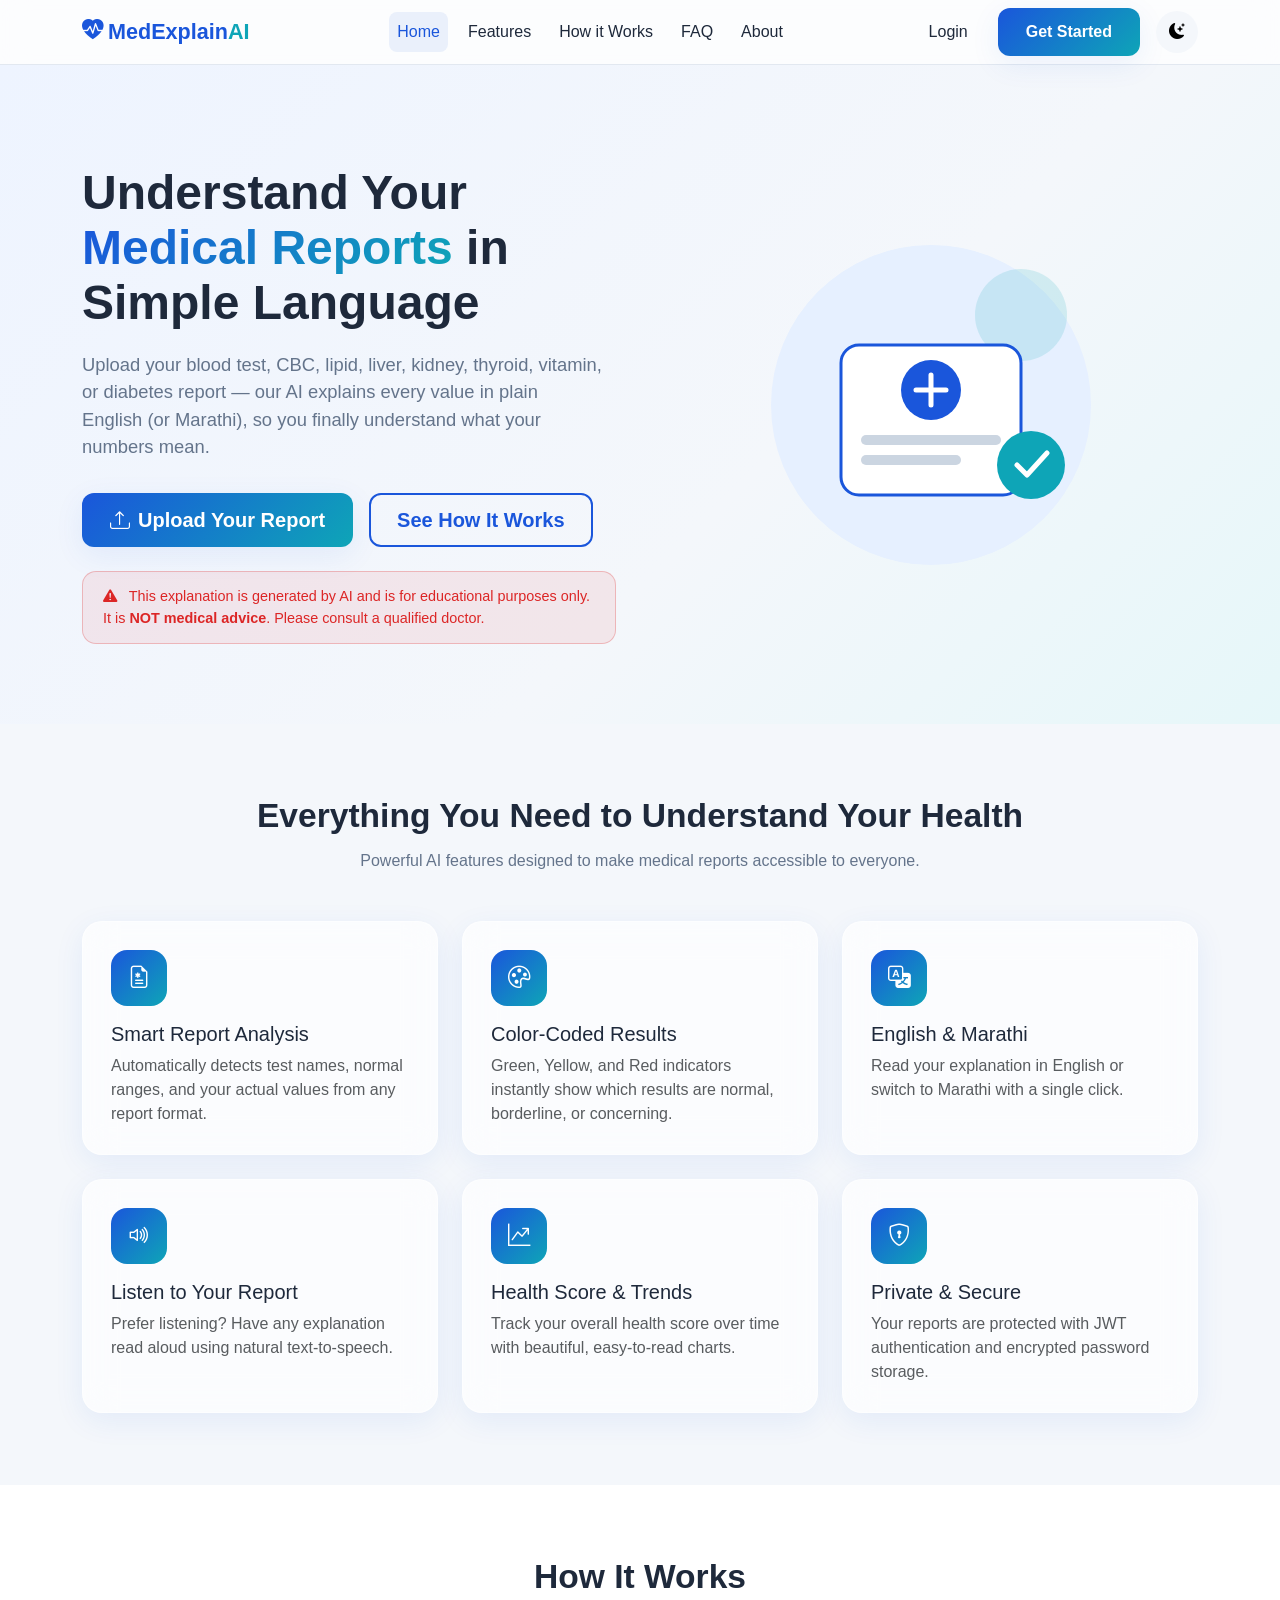
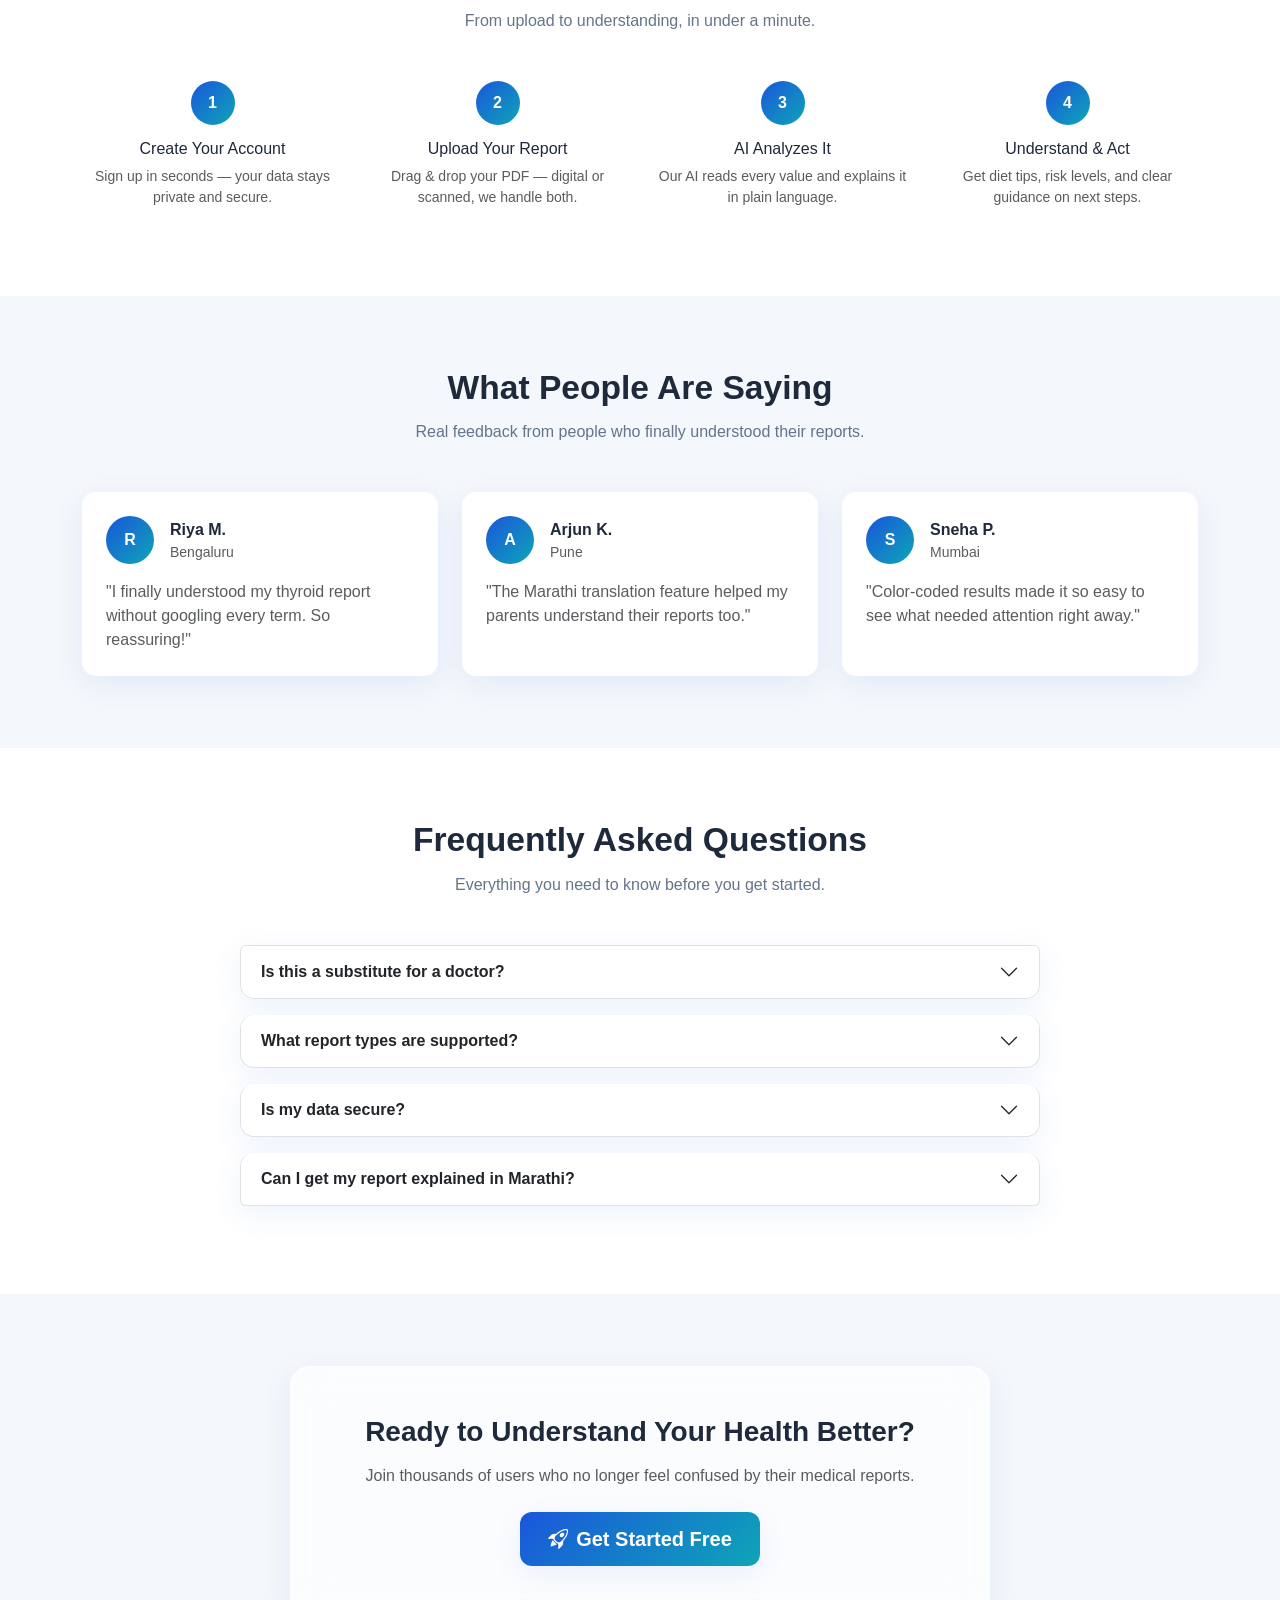
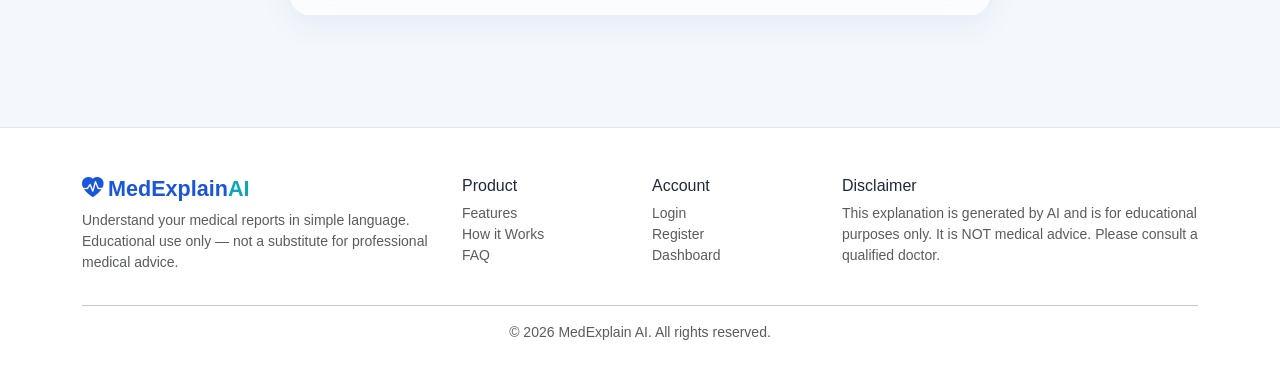
<file: frontend/index.html>
<!DOCTYPE html>
<html lang="en">
<head>
<meta charset="UTF-8" />
<meta name="viewport" content="width=device-width, initial-scale=1.0" />
<title>AI Medical Report Explainer — Understand Your Medical Reports</title>
<meta name="description" content="Upload your blood test, CBC, lipid, liver, kidney, thyroid or diabetes report and get a simple, AI-powered explanation in plain language." />

<link href="https://cdn.jsdelivr.net/npm/bootstrap@5.3.3/dist/css/bootstrap.min.css" rel="stylesheet">
<link href="https://cdn.jsdelivr.net/npm/bootstrap-icons@1.11.3/font/bootstrap-icons.css" rel="stylesheet">
<link href="css/style.css" rel="stylesheet">
</head>
<body>

<!-- ================= NAVBAR ================= -->
<nav class="navbar navbar-expand-lg navbar-glass">
  <div class="container">
    <a class="navbar-brand navbar-brand-custom" href="index.html">
      <i class="bi bi-heart-pulse-fill me-1"></i>MedExplain<span>AI</span>
    </a>
    <button class="navbar-toggler" type="button" data-bs-toggle="collapse" data-bs-target="#navMain">
      <span class="navbar-toggler-icon"></span>
    </button>
    <div class="collapse navbar-collapse" id="navMain">
      <ul class="navbar-nav mx-auto">
        <li class="nav-item"><a class="nav-link nav-link-custom active" href="#hero">Home</a></li>
        <li class="nav-item"><a class="nav-link nav-link-custom" href="#features">Features</a></li>
        <li class="nav-item"><a class="nav-link nav-link-custom" href="#how-it-works">How it Works</a></li>
        <li class="nav-item"><a class="nav-link nav-link-custom" href="#faq">FAQ</a></li>
        <li class="nav-item"><a class="nav-link nav-link-custom" href="#about">About</a></li>
      </ul>
      <ul class="navbar-nav align-items-lg-center gap-2" id="navAuthLinks">
        <!-- Populated by js/main.js based on login state -->
      </ul>
      <button class="theme-toggle-btn ms-lg-3 mt-2 mt-lg-0" id="themeToggleBtn" title="Toggle dark mode">
        <i class="bi bi-moon-stars-fill" id="themeIcon"></i>
      </button>
    </div>
  </div>
</nav>

<!-- ================= HERO ================= -->
<section class="hero-section" id="hero">
  <div class="container">
    <div class="row align-items-center g-5">
      <div class="col-lg-6">
        <h1 class="hero-title">Understand Your <span class="highlight">Medical Reports</span> in Simple Language</h1>
        <p class="hero-subtitle">Upload your blood test, CBC, lipid, liver, kidney, thyroid, vitamin, or diabetes report — our AI explains every value in plain English (or Marathi), so you finally understand what your numbers mean.</p>
        <div class="d-flex gap-3 flex-wrap mb-4">
          <a href="register.html" class="btn btn-brand btn-lg"><i class="bi bi-upload me-2"></i>Upload Your Report</a>
          <a href="#how-it-works" class="btn btn-outline-brand btn-lg">See How It Works</a>
        </div>
        <div class="disclaimer-banner">
          <i class="bi bi-exclamation-triangle-fill me-2"></i>
          This explanation is generated by AI and is for educational purposes only. It is <strong>NOT medical advice</strong>. Please consult a qualified doctor.
        </div>
      </div>
      <div class="col-lg-6 text-center">
        <svg class="hero-illustration" width="420" height="360" viewBox="0 0 420 360" xmlns="http://www.w3.org/2000/svg">
          <circle cx="210" cy="180" r="160" fill="#e6f0ff"/>
          <circle cx="300" cy="90" r="46" fill="#0ea5b7" opacity="0.15"/>
          <rect x="120" y="120" width="180" height="150" rx="18" fill="#ffffff" stroke="#1a56db" stroke-width="3"/>
          <circle cx="210" cy="165" r="30" fill="#1a56db"/>
          <path d="M195 165 h30 M210 150 v30" stroke="#fff" stroke-width="5" stroke-linecap="round"/>
          <rect x="140" y="210" width="140" height="10" rx="5" fill="#cbd5e1"/>
          <rect x="140" y="230" width="100" height="10" rx="5" fill="#cbd5e1"/>
          <circle cx="310" cy="240" r="34" fill="#0ea5b7"/>
          <path d="M296 240 l10 10 l20 -22" stroke="#fff" stroke-width="5" fill="none" stroke-linecap="round" stroke-linejoin="round"/>
        </svg>
      </div>
    </div>
  </div>
</section>

<!-- ================= FEATURES ================= -->
<section class="py-5" id="features">
  <div class="container py-4">
    <h2 class="section-title">Everything You Need to Understand Your Health</h2>
    <p class="section-subtitle">Powerful AI features designed to make medical reports accessible to everyone.</p>
    <div class="row g-4">

      <div class="col-md-4">
        <div class="glass-card h-100">
          <div class="feature-icon"><i class="bi bi-file-earmark-medical"></i></div>
          <h5>Smart Report Analysis</h5>
          <p class="text-muted mb-0">Automatically detects test names, normal ranges, and your actual values from any report format.</p>
        </div>
      </div>

      <div class="col-md-4">
        <div class="glass-card h-100">
          <div class="feature-icon"><i class="bi bi-palette"></i></div>
          <h5>Color-Coded Results</h5>
          <p class="text-muted mb-0">Green, Yellow, and Red indicators instantly show which results are normal, borderline, or concerning.</p>
        </div>
      </div>

      <div class="col-md-4">
        <div class="glass-card h-100">
          <div class="feature-icon"><i class="bi bi-translate"></i></div>
          <h5>English &amp; Marathi</h5>
          <p class="text-muted mb-0">Read your explanation in English or switch to Marathi with a single click.</p>
        </div>
      </div>

      <div class="col-md-4">
        <div class="glass-card h-100">
          <div class="feature-icon"><i class="bi bi-volume-up"></i></div>
          <h5>Listen to Your Report</h5>
          <p class="text-muted mb-0">Prefer listening? Have any explanation read aloud using natural text-to-speech.</p>
        </div>
      </div>

      <div class="col-md-4">
        <div class="glass-card h-100">
          <div class="feature-icon"><i class="bi bi-graph-up-arrow"></i></div>
          <h5>Health Score &amp; Trends</h5>
          <p class="text-muted mb-0">Track your overall health score over time with beautiful, easy-to-read charts.</p>
        </div>
      </div>

      <div class="col-md-4">
        <div class="glass-card h-100">
          <div class="feature-icon"><i class="bi bi-shield-lock"></i></div>
          <h5>Private &amp; Secure</h5>
          <p class="text-muted mb-0">Your reports are protected with JWT authentication and encrypted password storage.</p>
        </div>
      </div>

    </div>
  </div>
</section>

<!-- ================= HOW IT WORKS ================= -->
<section class="py-5" style="background: var(--bg-white);" id="how-it-works">
  <div class="container py-4">
    <h2 class="section-title">How It Works</h2>
    <p class="section-subtitle">From upload to understanding, in under a minute.</p>
    <div class="row g-4 text-center">
      <div class="col-md-3">
        <div class="step-number mx-auto">1</div>
        <h6>Create Your Account</h6>
        <p class="text-muted small">Sign up in seconds — your data stays private and secure.</p>
      </div>
      <div class="col-md-3">
        <div class="step-number mx-auto">2</div>
        <h6>Upload Your Report</h6>
        <p class="text-muted small">Drag &amp; drop your PDF — digital or scanned, we handle both.</p>
      </div>
      <div class="col-md-3">
        <div class="step-number mx-auto">3</div>
        <h6>AI Analyzes It</h6>
        <p class="text-muted small">Our AI reads every value and explains it in plain language.</p>
      </div>
      <div class="col-md-3">
        <div class="step-number mx-auto">4</div>
        <h6>Understand &amp; Act</h6>
        <p class="text-muted small">Get diet tips, risk levels, and clear guidance on next steps.</p>
      </div>
    </div>
  </div>
</section>

<!-- ================= TESTIMONIALS ================= -->
<section class="py-5">
  <div class="container py-4">
    <h2 class="section-title">What People Are Saying</h2>
    <p class="section-subtitle">Real feedback from people who finally understood their reports.</p>
    <div class="row g-4">
      <div class="col-md-4">
        <div class="testimonial-card h-100">
          <div class="d-flex align-items-center gap-3 mb-3">
            <div class="testimonial-avatar">R</div>
            <div>
              <div class="fw-semibold">Riya M.</div>
              <div class="text-muted small">Bengaluru</div>
            </div>
          </div>
          <p class="mb-0 text-muted">"I finally understood my thyroid report without googling every term. So reassuring!"</p>
        </div>
      </div>
      <div class="col-md-4">
        <div class="testimonial-card h-100">
          <div class="d-flex align-items-center gap-3 mb-3">
            <div class="testimonial-avatar">A</div>
            <div>
              <div class="fw-semibold">Arjun K.</div>
              <div class="text-muted small">Pune</div>
            </div>
          </div>
          <p class="mb-0 text-muted">"The Marathi translation feature helped my parents understand their reports too."</p>
        </div>
      </div>
      <div class="col-md-4">
        <div class="testimonial-card h-100">
          <div class="d-flex align-items-center gap-3 mb-3">
            <div class="testimonial-avatar">S</div>
            <div>
              <div class="fw-semibold">Sneha P.</div>
              <div class="text-muted small">Mumbai</div>
            </div>
          </div>
          <p class="mb-0 text-muted">"Color-coded results made it so easy to see what needed attention right away."</p>
        </div>
      </div>
    </div>
  </div>
</section>

<!-- ================= FAQ ================= -->
<section class="py-5" style="background: var(--bg-white);" id="faq">
  <div class="container py-4">
    <h2 class="section-title">Frequently Asked Questions</h2>
    <p class="section-subtitle">Everything you need to know before you get started.</p>
    <div class="accordion mx-auto" id="faqAccordion" style="max-width: 800px;">

      <div class="accordion-item mb-3 rounded-card">
        <h2 class="accordion-header">
          <button class="accordion-button collapsed" type="button" data-bs-toggle="collapse" data-bs-target="#faq1">
            Is this a substitute for a doctor?
          </button>
        </h2>
        <div id="faq1" class="accordion-collapse collapse" data-bs-parent="#faqAccordion">
          <div class="accordion-body text-muted">No. MedExplain AI is strictly for educational purposes and does not provide medical advice, diagnosis, or treatment. Always consult a qualified doctor about your results.</div>
        </div>
      </div>

      <div class="accordion-item mb-3 rounded-card">
        <h2 class="accordion-header">
          <button class="accordion-button collapsed" type="button" data-bs-toggle="collapse" data-bs-target="#faq2">
            What report types are supported?
          </button>
        </h2>
        <div id="faq2" class="accordion-collapse collapse" data-bs-parent="#faqAccordion">
          <div class="accordion-body text-muted">CBC, lipid profile, liver function, kidney function, thyroid panel, vitamin panels, diabetes/HbA1c reports, and most standard pathology PDF reports — scanned or digital.</div>
        </div>
      </div>

      <div class="accordion-item mb-3 rounded-card">
        <h2 class="accordion-header">
          <button class="accordion-button collapsed" type="button" data-bs-toggle="collapse" data-bs-target="#faq3">
            Is my data secure?
          </button>
        </h2>
        <div id="faq3" class="accordion-collapse collapse" data-bs-parent="#faqAccordion">
          <div class="accordion-body text-muted">Yes. Passwords are hashed, all report endpoints require JWT authentication, and uploads are validated and sandboxed.</div>
        </div>
      </div>

      <div class="accordion-item mb-3 rounded-card">
        <h2 class="accordion-header">
          <button class="accordion-button collapsed" type="button" data-bs-toggle="collapse" data-bs-target="#faq4">
            Can I get my report explained in Marathi?
          </button>
        </h2>
        <div id="faq4" class="accordion-collapse collapse" data-bs-parent="#faqAccordion">
          <div class="accordion-body text-muted">Yes! Once analyzed, use the one-click language toggle on the Dashboard to switch between English and Marathi.</div>
        </div>
      </div>

    </div>
  </div>
</section>

<!-- ================= ABOUT / CTA ================= -->
<section class="py-5" id="about">
  <div class="container py-4 text-center">
    <div class="glass-card mx-auto p-5" style="max-width: 700px;">
      <h3 class="fw-bold mb-3">Ready to Understand Your Health Better?</h3>
      <p class="text-muted mb-4">Join thousands of users who no longer feel confused by their medical reports.</p>
      <a href="register.html" class="btn btn-brand btn-lg"><i class="bi bi-rocket-takeoff me-2"></i>Get Started Free</a>
    </div>
  </div>
</section>

<!-- ================= FOOTER ================= -->
<footer class="footer-section">
  <div class="container">
    <div class="row g-4">
      <div class="col-md-4">
        <h5 class="navbar-brand-custom"><i class="bi bi-heart-pulse-fill me-1"></i>MedExplain<span>AI</span></h5>
        <p class="text-muted small">Understand your medical reports in simple language. Educational use only — not a substitute for professional medical advice.</p>
      </div>
      <div class="col-md-2">
        <h6>Product</h6>
        <ul class="list-unstyled small">
          <li><a href="#features" class="text-muted">Features</a></li>
          <li><a href="#how-it-works" class="text-muted">How it Works</a></li>
          <li><a href="#faq" class="text-muted">FAQ</a></li>
        </ul>
      </div>
      <div class="col-md-2">
        <h6>Account</h6>
        <ul class="list-unstyled small">
          <li><a href="login.html" class="text-muted">Login</a></li>
          <li><a href="register.html" class="text-muted">Register</a></li>
          <li><a href="dashboard.html" class="text-muted">Dashboard</a></li>
        </ul>
      </div>
      <div class="col-md-4">
        <h6>Disclaimer</h6>
        <p class="text-muted small">This explanation is generated by AI and is for educational purposes only. It is NOT medical advice. Please consult a qualified doctor.</p>
      </div>
    </div>
    <hr>
    <p class="text-center text-muted small mb-0">&copy; 2026 MedExplain AI. All rights reserved.</p>
  </div>
</footer>

<script src="https://cdn.jsdelivr.net/npm/bootstrap@5.3.3/dist/js/bootstrap.bundle.min.js"></script>
<script src="js/main.js"></script>
</body>
</html>
</file>
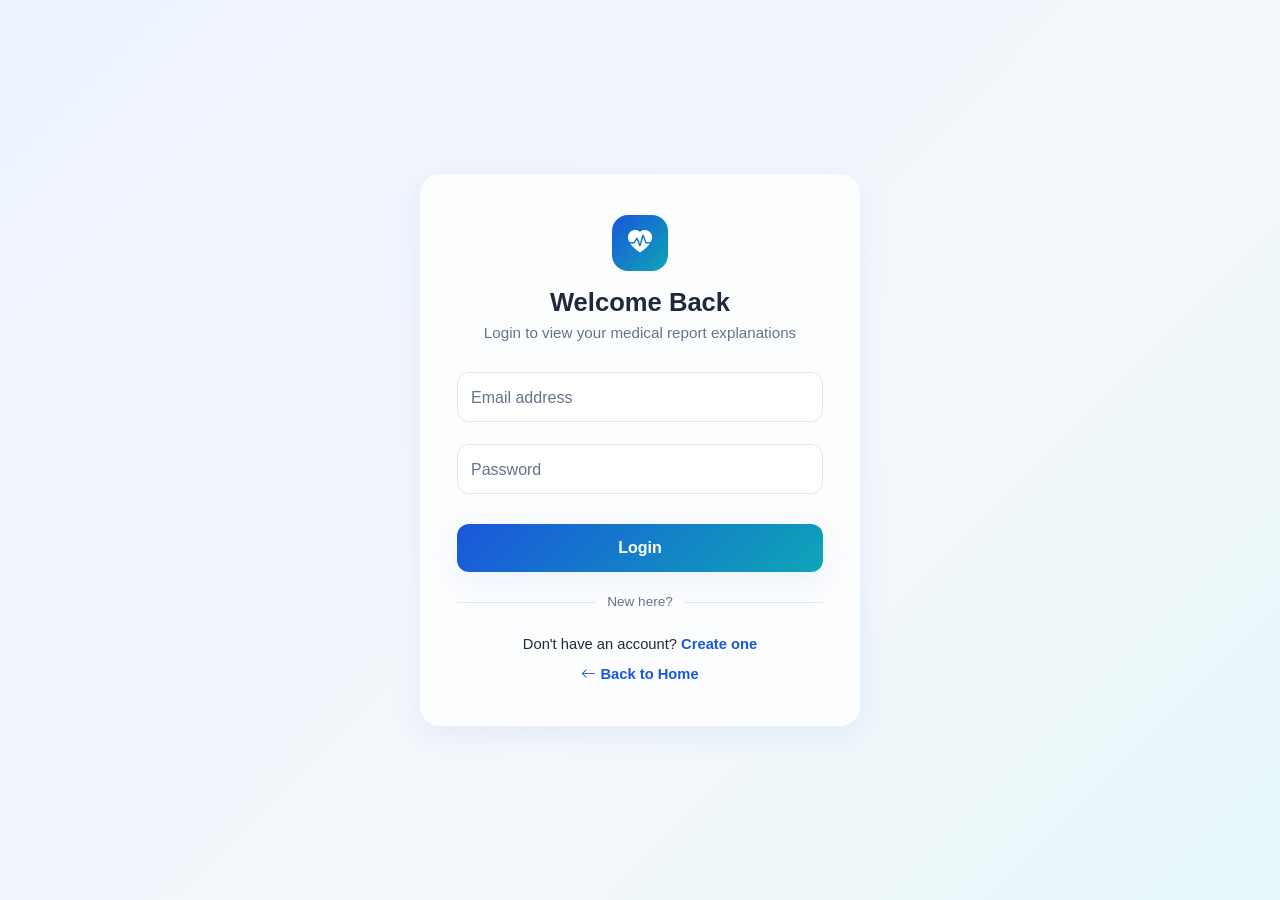
<file: frontend/history.html>
<!DOCTYPE html>
<html lang="en">
<head>
<meta charset="UTF-8" />
<meta name="viewport" content="width=device-width, initial-scale=1.0" />
<title>History — MedExplain AI</title>
<link href="https://cdn.jsdelivr.net/npm/bootstrap@5.3.3/dist/css/bootstrap.min.css" rel="stylesheet">
<link href="https://cdn.jsdelivr.net/npm/bootstrap-icons@1.11.3/font/bootstrap-icons.css" rel="stylesheet">
<link href="css/style.css" rel="stylesheet">
<link href="css/dashboard.css" rel="stylesheet">
</head>
<body>

<!-- ================= NAVBAR ================= -->
<nav class="navbar navbar-expand-lg navbar-glass">
  <div class="container">
    <a class="navbar-brand navbar-brand-custom" href="index.html">
      <i class="bi bi-heart-pulse-fill me-1"></i>MedExplain<span>AI</span>
    </a>
    <button class="navbar-toggler" type="button" data-bs-toggle="collapse" data-bs-target="#navMain">
      <span class="navbar-toggler-icon"></span>
    </button>
    <div class="collapse navbar-collapse" id="navMain">
      <ul class="navbar-nav mx-auto">
        <li class="nav-item"><a class="nav-link nav-link-custom" href="index.html">Home</a></li>
        <li class="nav-item"><a class="nav-link nav-link-custom" href="dashboard.html">Dashboard</a></li>
        <li class="nav-item"><a class="nav-link nav-link-custom active" href="history.html">History</a></li>
      </ul>
      <ul class="navbar-nav align-items-lg-center gap-2" id="navAuthLinks"></ul>
      <button class="theme-toggle-btn ms-lg-3 mt-2 mt-lg-0" id="themeToggleBtn" title="Toggle dark mode">
        <i class="bi bi-moon-stars-fill" id="themeIcon"></i>
      </button>
    </div>
  </div>
</nav>

<div class="container dashboard-shell">
  <div class="d-flex justify-content-between align-items-center flex-wrap gap-3 mb-4">
    <div>
      <h3 class="mb-1"><i class="bi bi-clock-history me-2"></i>Report History</h3>
      <p class="text-muted mb-0">All your uploaded reports, newest first.</p>
    </div>
    <div style="min-width: 280px;">
      <input type="text" class="form-control" id="historySearchInput" placeholder="Search by report or hospital name...">
    </div>
  </div>

  <div id="historyEmptyState" class="glass-card text-center py-5" style="display:none;">
    <i class="bi bi-inbox display-4 text-muted"></i>
    <p class="mt-3 mb-2 fw-semibold">No reports found</p>
    <p class="text-muted small mb-3">Upload your first medical report to see it appear here.</p>
    <a href="dashboard.html" class="btn btn-brand">Upload a Report</a>
  </div>

  <div id="historyTimeline" class="timeline"></div>
</div>

<script src="https://cdn.jsdelivr.net/npm/bootstrap@5.3.3/dist/js/bootstrap.bundle.min.js"></script>
<script src="js/main.js"></script>
<script src="js/history.js"></script>
</body>
</html>
</file>
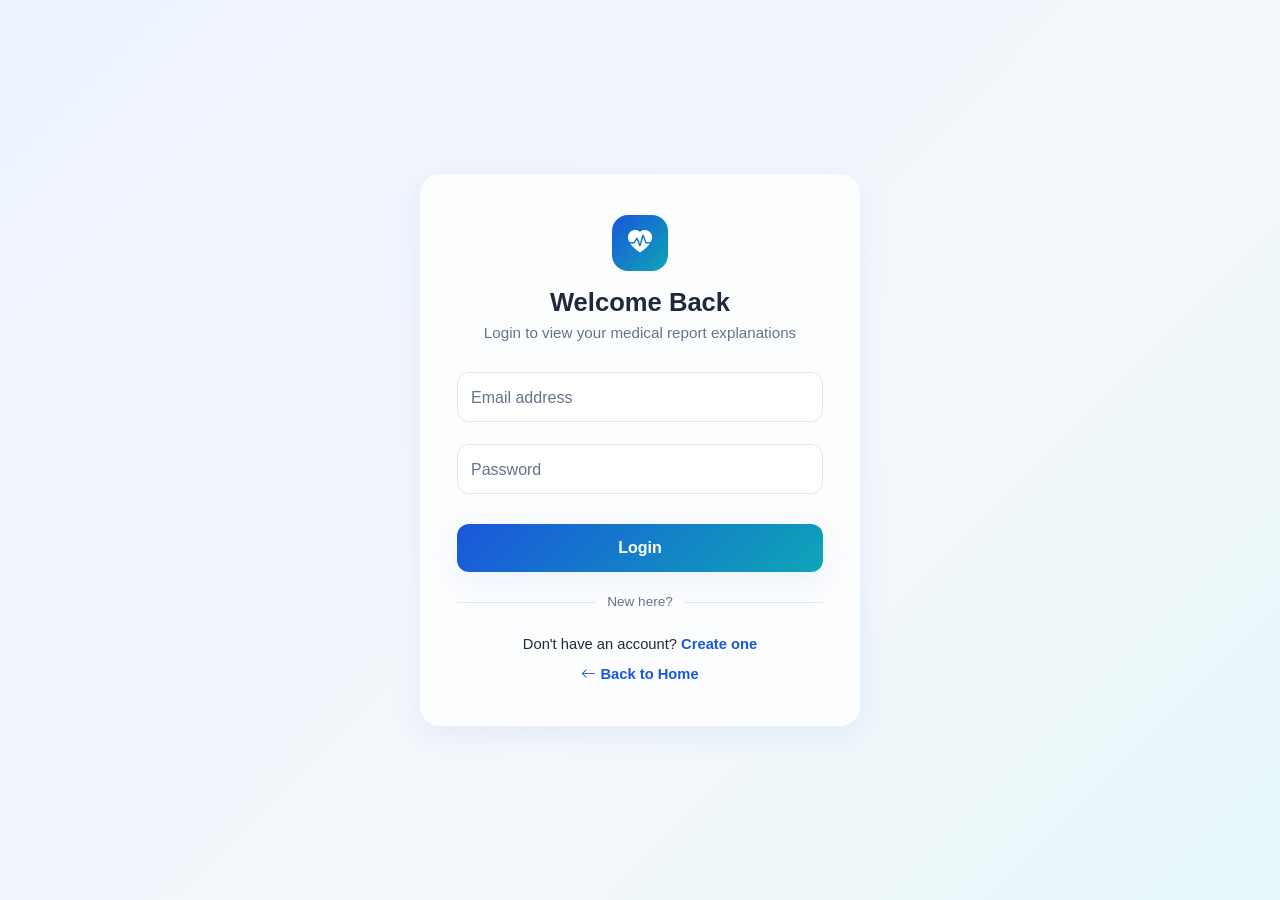
<file: frontend/login.html>
<!DOCTYPE html>
<html lang="en">
<head>
<meta charset="UTF-8" />
<meta name="viewport" content="width=device-width, initial-scale=1.0" />
<title>Login — MedExplain AI</title>
<link href="https://cdn.jsdelivr.net/npm/bootstrap@5.3.3/dist/css/bootstrap.min.css" rel="stylesheet">
<link href="https://cdn.jsdelivr.net/npm/bootstrap-icons@1.11.3/font/bootstrap-icons.css" rel="stylesheet">
<link href="css/style.css" rel="stylesheet">
<link href="css/auth.css" rel="stylesheet">
</head>
<body>

<div class="auth-page">
  <div class="auth-card">
    <div class="auth-logo"><i class="bi bi-heart-pulse-fill"></i></div>
    <h3 class="auth-title">Welcome Back</h3>
    <p class="auth-subtitle">Login to view your medical report explanations</p>

    <form id="loginForm" novalidate>
      <div class="floating-input">
        <input type="email" id="loginEmail" placeholder=" " required />
        <label for="loginEmail">Email address</label>
        <div class="field-error" id="loginEmailError">Please enter a valid email address.</div>
      </div>

      <div class="floating-input">
        <input type="password" id="loginPassword" placeholder=" " required minlength="6" />
        <label for="loginPassword">Password</label>
        <div class="field-error" id="loginPasswordError">Password must be at least 6 characters.</div>
      </div>

      <button type="submit" class="btn btn-brand w-100 mt-2" id="loginSubmitBtn">
        <span id="loginSpinner" class="spinner-border spinner-border-sm me-2" style="display:none;"></span>
        Login
      </button>
    </form>

    <div class="auth-divider">New here?</div>
    <div class="auth-footer-link">
      Don't have an account? <a href="register.html">Create one</a>
    </div>
    <div class="auth-footer-link mt-2">
      <a href="index.html"><i class="bi bi-arrow-left"></i> Back to Home</a>
    </div>
  </div>
</div>

<script src="https://cdn.jsdelivr.net/npm/bootstrap@5.3.3/dist/js/bootstrap.bundle.min.js"></script>
<script src="js/main.js"></script>
<script>
  document.getElementById("loginForm").addEventListener("submit", async (e) => {
    e.preventDefault();

    const email = document.getElementById("loginEmail");
    const password = document.getElementById("loginPassword");
    let valid = true;

    if (!email.value.includes("@") || email.value.length < 5) {
      document.getElementById("loginEmailError").classList.add("visible");
      valid = false;
    } else {
      document.getElementById("loginEmailError").classList.remove("visible");
    }

    if (password.value.length < 6) {
      document.getElementById("loginPasswordError").classList.add("visible");
      valid = false;
    } else {
      document.getElementById("loginPasswordError").classList.remove("visible");
    }

    if (!valid) return;

    const submitBtn = document.getElementById("loginSubmitBtn");
    const spinner = document.getElementById("loginSpinner");
    submitBtn.disabled = true;
    spinner.style.display = "inline-block";

    try {
      const response = await fetch(`${API_BASE_URL}/login`, {
        method: "POST",
        headers: { "Content-Type": "application/json" },
        body: JSON.stringify({ email: email.value.trim(), password: password.value }),
      });

      const data = await response.json();

      if (!response.ok) {
        showToast(data.detail || "Login failed.", "error");
        return;
      }

      setToken(data.access_token);
      showToast("Login successful! Redirecting...", "success");
      setTimeout(() => (window.location.href = "dashboard.html"), 600);
    } catch (err) {
      showToast("Network error. Is the backend server running?", "error");
    } finally {
      submitBtn.disabled = false;
      spinner.style.display = "none";
    }
  });

  // Redirect already-logged-in users straight to dashboard
  if (isLoggedIn()) {
    window.location.href = "dashboard.html";
  }
</script>
</body>
</html>
</file>
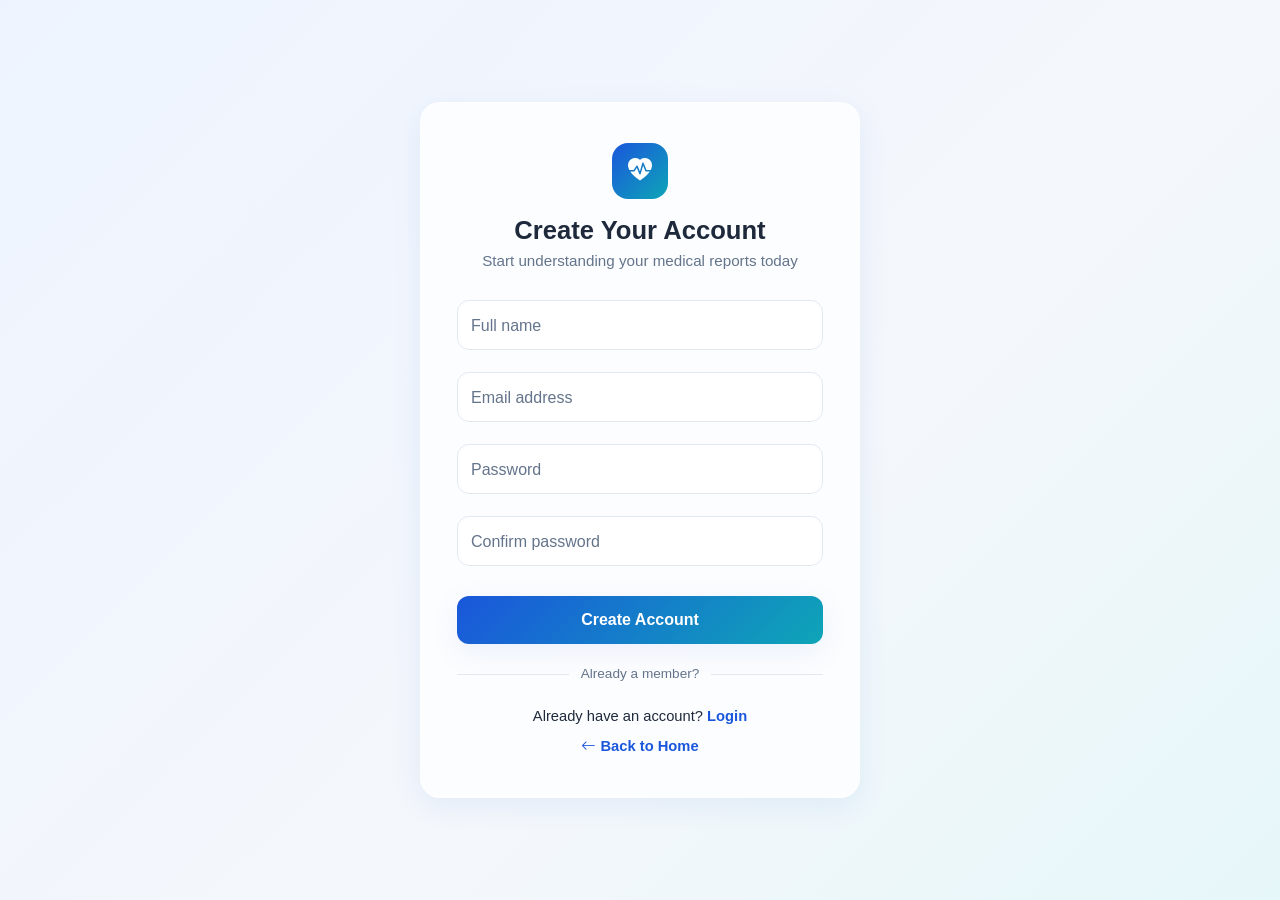
<file: frontend/register.html>
<!DOCTYPE html>
<html lang="en">
<head>
<meta charset="UTF-8" />
<meta name="viewport" content="width=device-width, initial-scale=1.0" />
<title>Register — MedExplain AI</title>
<link href="https://cdn.jsdelivr.net/npm/bootstrap@5.3.3/dist/css/bootstrap.min.css" rel="stylesheet">
<link href="https://cdn.jsdelivr.net/npm/bootstrap-icons@1.11.3/font/bootstrap-icons.css" rel="stylesheet">
<link href="css/style.css" rel="stylesheet">
<link href="css/auth.css" rel="stylesheet">
</head>
<body>

<div class="auth-page">
  <div class="auth-card">
    <div class="auth-logo"><i class="bi bi-heart-pulse-fill"></i></div>
    <h3 class="auth-title">Create Your Account</h3>
    <p class="auth-subtitle">Start understanding your medical reports today</p>

    <form id="registerForm" novalidate>
      <div class="floating-input">
        <input type="text" id="regName" placeholder=" " required minlength="2" />
        <label for="regName">Full name</label>
        <div class="field-error" id="regNameError">Please enter your full name.</div>
      </div>

      <div class="floating-input">
        <input type="email" id="regEmail" placeholder=" " required />
        <label for="regEmail">Email address</label>
        <div class="field-error" id="regEmailError">Please enter a valid email address.</div>
      </div>

      <div class="floating-input">
        <input type="password" id="regPassword" placeholder=" " required minlength="6" />
        <label for="regPassword">Password</label>
        <div class="field-error" id="regPasswordError">Password must be at least 6 characters.</div>
      </div>

      <div class="floating-input">
        <input type="password" id="regConfirmPassword" placeholder=" " required minlength="6" />
        <label for="regConfirmPassword">Confirm password</label>
        <div class="field-error" id="regConfirmPasswordError">Passwords do not match.</div>
      </div>

      <button type="submit" class="btn btn-brand w-100 mt-2" id="registerSubmitBtn">
        <span id="registerSpinner" class="spinner-border spinner-border-sm me-2" style="display:none;"></span>
        Create Account
      </button>
    </form>

    <div class="auth-divider">Already a member?</div>
    <div class="auth-footer-link">
      Already have an account? <a href="login.html">Login</a>
    </div>
    <div class="auth-footer-link mt-2">
      <a href="index.html"><i class="bi bi-arrow-left"></i> Back to Home</a>
    </div>
  </div>
</div>

<script src="https://cdn.jsdelivr.net/npm/bootstrap@5.3.3/dist/js/bootstrap.bundle.min.js"></script>
<script src="js/main.js"></script>
<script>
  document.getElementById("registerForm").addEventListener("submit", async (e) => {
    e.preventDefault();

    const name = document.getElementById("regName");
    const email = document.getElementById("regEmail");
    const password = document.getElementById("regPassword");
    const confirmPassword = document.getElementById("regConfirmPassword");
    let valid = true;

    toggleError("regNameError", name.value.trim().length < 2);
    if (name.value.trim().length < 2) valid = false;

    const emailValid = email.value.includes("@") && email.value.length >= 5;
    toggleError("regEmailError", !emailValid);
    if (!emailValid) valid = false;

    toggleError("regPasswordError", password.value.length < 6);
    if (password.value.length < 6) valid = false;

    const passwordsMatch = password.value === confirmPassword.value;
    toggleError("regConfirmPasswordError", !passwordsMatch);
    if (!passwordsMatch) valid = false;

    if (!valid) return;

    const submitBtn = document.getElementById("registerSubmitBtn");
    const spinner = document.getElementById("registerSpinner");
    submitBtn.disabled = true;
    spinner.style.display = "inline-block";

    try {
      const response = await fetch(`${API_BASE_URL}/register`, {
        method: "POST",
        headers: { "Content-Type": "application/json" },
        body: JSON.stringify({
          name: name.value.trim(),
          email: email.value.trim(),
          password: password.value,
        }),
      });

      const data = await response.json();

      if (!response.ok) {
        showToast(data.detail || "Registration failed.", "error");
        return;
      }

      setToken(data.access_token);
      showToast("Account created! Redirecting to your dashboard...", "success");
      setTimeout(() => (window.location.href = "dashboard.html"), 600);
    } catch (err) {
      showToast("Network error. Is the backend server running?", "error");
    } finally {
      submitBtn.disabled = false;
      spinner.style.display = "none";
    }
  });

  function toggleError(id, show) {
    document.getElementById(id).classList.toggle("visible", show);
  }

  if (isLoggedIn()) {
    window.location.href = "dashboard.html";
  }
</script>
</body>
</html>
</file>
<file: frontend/css/style.css>
/* ==========================================================
   style.css — Global theme for AI Medical Report Explainer
   White / Blue / Light Gray, Glassmorphism, Rounded Cards
   ========================================================== */

:root {
  --primary-blue: #1a56db;
  --primary-blue-light: #3b82f6;
  --accent-teal: #0ea5b7;
  --bg-light: #f4f7fb;
  --bg-white: #ffffff;
  --text-dark: #1e293b;
  --text-muted: #64748b;
  --border-light: #e2e8f0;
  --success-green: #16a34a;
  --warning-yellow: #d97706;
  --danger-red: #dc2626;
  --shadow-soft: 0 8px 30px rgba(26, 86, 219, 0.08);
  --radius-lg: 20px;
  --radius-md: 14px;
  --gradient-hero: linear-gradient(135deg, #eef4ff 0%, #f4f7fb 60%, #e6f7f9 100%);
  --gradient-brand: linear-gradient(135deg, #1a56db 0%, #0ea5b7 100%);
  --transition-fast: 0.2s ease;
  --transition-med: 0.35s cubic-bezier(0.4, 0, 0.2, 1);
}

[data-theme="dark"] {
  --bg-light: #0f172a;
  --bg-white: #1e293b;
  --text-dark: #f1f5f9;
  --text-muted: #94a3b8;
  --border-light: #334155;
  --shadow-soft: 0 8px 30px rgba(0, 0, 0, 0.35);
  --gradient-hero: linear-gradient(135deg, #0f172a 0%, #111827 60%, #0b2530 100%);
}

* {
  box-sizing: border-box;
}

body {
  font-family: "Segoe UI", "Poppins", Roboto, Arial, sans-serif;
  background-color: var(--bg-light);
  color: var(--text-dark);
  transition: background-color var(--transition-med), color var(--transition-med);
  margin: 0;
}

a {
  text-decoration: none;
}

/* ---------- Navbar ---------- */
.navbar-glass {
  background: rgba(255, 255, 255, 0.7);
  backdrop-filter: blur(14px);
  -webkit-backdrop-filter: blur(14px);
  border-bottom: 1px solid var(--border-light);
  position: sticky;
  top: 0;
  z-index: 1000;
}

[data-theme="dark"] .navbar-glass {
  background: rgba(30, 41, 59, 0.7);
}

.navbar-brand-custom {
  font-weight: 700;
  font-size: 1.35rem;
  color: var(--primary-blue) !important;
}

.navbar-brand-custom span {
  color: var(--accent-teal);
}

.nav-link-custom {
  color: var(--text-dark) !important;
  font-weight: 500;
  margin: 0 6px;
  border-radius: 8px;
  transition: var(--transition-fast);
}

.nav-link-custom:hover,
.nav-link-custom.active {
  color: var(--primary-blue) !important;
  background: rgba(26, 86, 219, 0.08);
}

.theme-toggle-btn {
  border: none;
  background: var(--bg-light);
  border-radius: 50%;
  width: 42px;
  height: 42px;
  display: flex;
  align-items: center;
  justify-content: center;
  cursor: pointer;
  transition: var(--transition-fast);
}

.theme-toggle-btn:hover {
  transform: scale(1.08);
}

/* ---------- Buttons ---------- */
.btn-brand {
  background: var(--gradient-brand);
  color: #fff;
  border: none;
  border-radius: 12px;
  padding: 12px 28px;
  font-weight: 600;
  box-shadow: var(--shadow-soft);
  transition: var(--transition-fast);
}

.btn-brand:hover {
  transform: translateY(-2px);
  box-shadow: 0 12px 34px rgba(26, 86, 219, 0.22);
  color: #fff;
}

.btn-outline-brand {
  border: 2px solid var(--primary-blue);
  color: var(--primary-blue);
  border-radius: 12px;
  padding: 10px 26px;
  font-weight: 600;
  background: transparent;
  transition: var(--transition-fast);
}

.btn-outline-brand:hover {
  background: var(--primary-blue);
  color: #fff;
}

/* ---------- Glass Cards ---------- */
.glass-card {
  background: rgba(255, 255, 255, 0.65);
  backdrop-filter: blur(16px);
  -webkit-backdrop-filter: blur(16px);
  border: 1px solid rgba(255, 255, 255, 0.5);
  border-radius: var(--radius-lg);
  box-shadow: var(--shadow-soft);
  padding: 28px;
  transition: transform var(--transition-med), box-shadow var(--transition-med);
}

[data-theme="dark"] .glass-card {
  background: rgba(30, 41, 59, 0.55);
  border: 1px solid rgba(255, 255, 255, 0.08);
}

.glass-card:hover {
  transform: translateY(-6px);
  box-shadow: 0 16px 40px rgba(26, 86, 219, 0.15);
}

.rounded-card {
  border-radius: var(--radius-md);
  background: var(--bg-white);
  box-shadow: var(--shadow-soft);
}

/* ---------- Hero Section ---------- */
.hero-section {
  background: var(--gradient-hero);
  padding: 100px 0 80px;
  overflow: hidden;
  position: relative;
}

.hero-title {
  font-size: 3rem;
  font-weight: 800;
  line-height: 1.15;
  color: var(--text-dark);
}

.hero-title .highlight {
  background: var(--gradient-brand);
  -webkit-background-clip: text;
  background-clip: text;
  color: transparent;
}

.hero-subtitle {
  font-size: 1.15rem;
  color: var(--text-muted);
  margin: 20px 0 32px;
  max-width: 520px;
}

.hero-illustration {
  animation: float 5s ease-in-out infinite;
}

@keyframes float {
  0%, 100% { transform: translateY(0px); }
  50% { transform: translateY(-16px); }
}

.disclaimer-banner {
  background: rgba(220, 38, 38, 0.08);
  border: 1px solid rgba(220, 38, 38, 0.25);
  color: var(--danger-red);
  border-radius: var(--radius-md);
  padding: 14px 20px;
  font-size: 0.9rem;
  font-weight: 500;
}

/* ---------- Feature Cards ---------- */
.feature-icon {
  width: 56px;
  height: 56px;
  border-radius: 16px;
  background: var(--gradient-brand);
  display: flex;
  align-items: center;
  justify-content: center;
  color: #fff;
  font-size: 1.4rem;
  margin-bottom: 16px;
}

.section-title {
  font-weight: 800;
  font-size: 2.1rem;
  text-align: center;
  margin-bottom: 12px;
}

.section-subtitle {
  text-align: center;
  color: var(--text-muted);
  margin-bottom: 48px;
}

/* ---------- How it works ---------- */
.step-number {
  width: 44px;
  height: 44px;
  border-radius: 50%;
  background: var(--gradient-brand);
  color: #fff;
  display: flex;
  align-items: center;
  justify-content: center;
  font-weight: 700;
  margin-bottom: 14px;
}

/* ---------- Testimonials ---------- */
.testimonial-card {
  border-radius: var(--radius-md);
  background: var(--bg-white);
  box-shadow: var(--shadow-soft);
  padding: 24px;
}

.testimonial-avatar {
  width: 48px;
  height: 48px;
  border-radius: 50%;
  background: var(--gradient-brand);
  color: #fff;
  display: flex;
  align-items: center;
  justify-content: center;
  font-weight: 700;
}

/* ---------- FAQ ---------- */
.accordion-button {
  font-weight: 600;
  border-radius: var(--radius-md) !important;
}

.accordion-button:not(.collapsed) {
  background: rgba(26, 86, 219, 0.08);
  color: var(--primary-blue);
}

/* ---------- Footer ---------- */
.footer-section {
  background: var(--bg-white);
  border-top: 1px solid var(--border-light);
  padding: 48px 0 24px;
  margin-top: 40px;
}

/* ---------- Toasts ---------- */
.toast-container-custom {
  position: fixed;
  top: 90px;
  right: 24px;
  z-index: 2000;
}

/* ---------- Floating Action Button ---------- */
.fab-button {
  position: fixed;
  bottom: 28px;
  right: 28px;
  width: 58px;
  height: 58px;
  border-radius: 50%;
  background: var(--gradient-brand);
  color: #fff;
  display: flex;
  align-items: center;
  justify-content: center;
  font-size: 1.4rem;
  box-shadow: 0 10px 28px rgba(26, 86, 219, 0.35);
  border: none;
  cursor: pointer;
  z-index: 1500;
  transition: var(--transition-fast);
}

.fab-button:hover {
  transform: scale(1.08);
}

/* ---------- Utility ---------- */
.text-gradient {
  background: var(--gradient-brand);
  -webkit-background-clip: text;
  background-clip: text;
  color: transparent;
}

.spinner-brand {
  width: 3rem;
  height: 3rem;
  color: var(--primary-blue);
}

/* ---------- Responsive ---------- */
@media (max-width: 991px) {
  .hero-title { font-size: 2.2rem; }
  .hero-section { padding: 70px 0 50px; text-align: center; }
  .hero-subtitle { margin-left: auto; margin-right: auto; }
}
</file>
<file: frontend/css/dashboard.css>
/* ==========================================================
   dashboard.css — Dashboard-specific styles
   ========================================================== */

.dashboard-shell {
  padding: 32px 0 80px;
}

.welcome-card {
  background: var(--gradient-brand);
  color: #fff;
  border-radius: var(--radius-lg);
  padding: 32px;
  box-shadow: var(--shadow-soft);
  position: relative;
  overflow: hidden;
}

.welcome-card::after {
  content: "";
  position: absolute;
  width: 220px;
  height: 220px;
  background: rgba(255, 255, 255, 0.1);
  border-radius: 50%;
  top: -60px;
  right: -60px;
}

/* ---------- Upload Dropzone ---------- */
.dropzone {
  border: 2.5px dashed var(--primary-blue-light);
  border-radius: var(--radius-lg);
  background: rgba(59, 130, 246, 0.04);
  padding: 48px 24px;
  text-align: center;
  cursor: pointer;
  transition: var(--transition-fast);
}

.dropzone:hover,
.dropzone.dragover {
  background: rgba(59, 130, 246, 0.1);
  border-color: var(--primary-blue);
}

.dropzone-icon {
  font-size: 2.6rem;
  color: var(--primary-blue);
  margin-bottom: 12px;
}

.upload-progress-wrap {
  margin-top: 20px;
  display: none;
}

/* ---------- Skeleton Loading ---------- */
.skeleton {
  background: linear-gradient(90deg, #e2e8f0 25%, #f1f5f9 37%, #e2e8f0 63%);
  background-size: 400% 100%;
  animation: skeleton-loading 1.4s ease-in-out infinite;
  border-radius: 10px;
}

@keyframes skeleton-loading {
  0% { background-position: 100% 50%; }
  100% { background-position: 0 50%; }
}

.skeleton-line { height: 14px; margin-bottom: 10px; }
.skeleton-card { height: 120px; }

/* ---------- Health Score Gauge ---------- */
.health-score-ring {
  width: 150px;
  height: 150px;
  margin: 0 auto;
}

.health-score-value {
  font-size: 2rem;
  font-weight: 800;
  color: var(--primary-blue);
}

/* ---------- Risk Badge ---------- */
.risk-badge {
  padding: 6px 16px;
  border-radius: 999px;
  font-weight: 700;
  font-size: 0.85rem;
  display: inline-block;
}

.risk-low { background: rgba(22, 163, 74, 0.12); color: var(--success-green); }
.risk-moderate { background: rgba(217, 119, 6, 0.12); color: var(--warning-yellow); }
.risk-high { background: rgba(220, 38, 38, 0.12); color: var(--danger-red); }

/* ---------- Test Result Cards ---------- */
.test-card {
  border-radius: var(--radius-md);
  background: var(--bg-white);
  box-shadow: var(--shadow-soft);
  padding: 20px;
  margin-bottom: 16px;
  border-left: 5px solid var(--border-light);
}

.test-card.status-green { border-left-color: var(--success-green); }
.test-card.status-yellow { border-left-color: var(--warning-yellow); }
.test-card.status-red { border-left-color: var(--danger-red); }

.status-dot {
  width: 12px;
  height: 12px;
  border-radius: 50%;
  display: inline-block;
  margin-right: 6px;
}

.status-dot.green { background: var(--success-green); }
.status-dot.yellow { background: var(--warning-yellow); }
.status-dot.red { background: var(--danger-red); }

.test-values {
  font-size: 0.88rem;
  color: var(--text-muted);
}

/* ---------- Recent Reports List ---------- */
.recent-report-item {
  display: flex;
  align-items: center;
  justify-content: space-between;
  padding: 14px 16px;
  border-radius: var(--radius-md);
  background: var(--bg-white);
  box-shadow: var(--shadow-soft);
  margin-bottom: 12px;
  transition: var(--transition-fast);
}

.recent-report-item:hover {
  transform: translateX(4px);
}

/* ---------- Language / Voice Controls ---------- */
.lang-toggle-group {
  border-radius: 999px;
  overflow: hidden;
  border: 1px solid var(--border-light);
}

.lang-toggle-group .btn {
  border: none;
  border-radius: 0;
  font-weight: 600;
}

.voice-btn {
  border-radius: 999px;
  border: 1px solid var(--primary-blue);
  color: var(--primary-blue);
  background: transparent;
  padding: 8px 18px;
  font-weight: 600;
  transition: var(--transition-fast);
}

.voice-btn:hover,
.voice-btn.speaking {
  background: var(--primary-blue);
  color: #fff;
}

/* ---------- Chart Card ---------- */
.chart-card {
  border-radius: var(--radius-lg);
  background: var(--bg-white);
  box-shadow: var(--shadow-soft);
  padding: 24px;
}

/* ---------- Extra AI Tools ---------- */
.tool-card {
  border-radius: var(--radius-md);
  background: var(--bg-white);
  box-shadow: var(--shadow-soft);
  padding: 22px;
  height: 100%;
  transition: var(--transition-fast);
}

.tool-card:hover {
  transform: translateY(-4px);
}

/* ---------- Timeline (History page) ---------- */
.timeline {
  position: relative;
  padding-left: 32px;
}

.timeline::before {
  content: "";
  position: absolute;
  left: 8px;
  top: 0;
  bottom: 0;
  width: 3px;
  background: var(--border-light);
  border-radius: 3px;
}

.timeline-item {
  position: relative;
  margin-bottom: 24px;
}

.timeline-dot {
  position: absolute;
  left: -32px;
  top: 6px;
  width: 16px;
  height: 16px;
  border-radius: 50%;
  background: var(--gradient-brand);
  border: 3px solid var(--bg-light);
}
</file>
<file: frontend/css/auth.css>
/* ==========================================================
   auth.css — Login / Register page styles
   ========================================================== */

.auth-page {
  min-height: 100vh;
  display: flex;
  align-items: center;
  justify-content: center;
  background: var(--gradient-hero);
  padding: 24px;
}

.auth-card {
  max-width: 440px;
  width: 100%;
  background: rgba(255, 255, 255, 0.75);
  backdrop-filter: blur(18px);
  -webkit-backdrop-filter: blur(18px);
  border: 1px solid rgba(255, 255, 255, 0.5);
  border-radius: var(--radius-lg);
  box-shadow: var(--shadow-soft);
  padding: 40px 36px;
}

[data-theme="dark"] .auth-card {
  background: rgba(30, 41, 59, 0.6);
}

.auth-logo {
  width: 56px;
  height: 56px;
  border-radius: 16px;
  background: var(--gradient-brand);
  display: flex;
  align-items: center;
  justify-content: center;
  color: #fff;
  font-size: 1.5rem;
  margin: 0 auto 16px;
}

.auth-title {
  text-align: center;
  font-weight: 800;
  font-size: 1.6rem;
  margin-bottom: 4px;
}

.auth-subtitle {
  text-align: center;
  color: var(--text-muted);
  margin-bottom: 28px;
  font-size: 0.95rem;
}

.floating-input {
  position: relative;
  margin-bottom: 22px;
}

.floating-input input {
  width: 100%;
  padding: 16px 14px 8px;
  border: 1.5px solid var(--border-light);
  border-radius: 12px;
  background: var(--bg-white);
  color: var(--text-dark);
  font-size: 1rem;
  transition: var(--transition-fast);
}

.floating-input input:focus {
  outline: none;
  border-color: var(--primary-blue);
  box-shadow: 0 0 0 4px rgba(26, 86, 219, 0.12);
}

.floating-input label {
  position: absolute;
  left: 14px;
  top: 14px;
  color: var(--text-muted);
  font-size: 1rem;
  pointer-events: none;
  transition: var(--transition-fast);
  background: transparent;
}

.floating-input input:focus + label,
.floating-input input:not(:placeholder-shown) + label {
  top: 4px;
  font-size: 0.72rem;
  color: var(--primary-blue);
  font-weight: 600;
}

.field-error {
  color: var(--danger-red);
  font-size: 0.8rem;
  margin-top: 4px;
  display: none;
}

.field-error.visible {
  display: block;
}

.auth-divider {
  display: flex;
  align-items: center;
  text-align: center;
  color: var(--text-muted);
  font-size: 0.85rem;
  margin: 20px 0;
}

.auth-divider::before,
.auth-divider::after {
  content: "";
  flex: 1;
  border-bottom: 1px solid var(--border-light);
}

.auth-divider:not(:empty)::before { margin-right: 12px; }
.auth-divider:not(:empty)::after { margin-left: 12px; }

.auth-footer-link {
  text-align: center;
  font-size: 0.92rem;
  margin-top: 20px;
}

.auth-footer-link a {
  color: var(--primary-blue);
  font-weight: 700;
}
</file>
